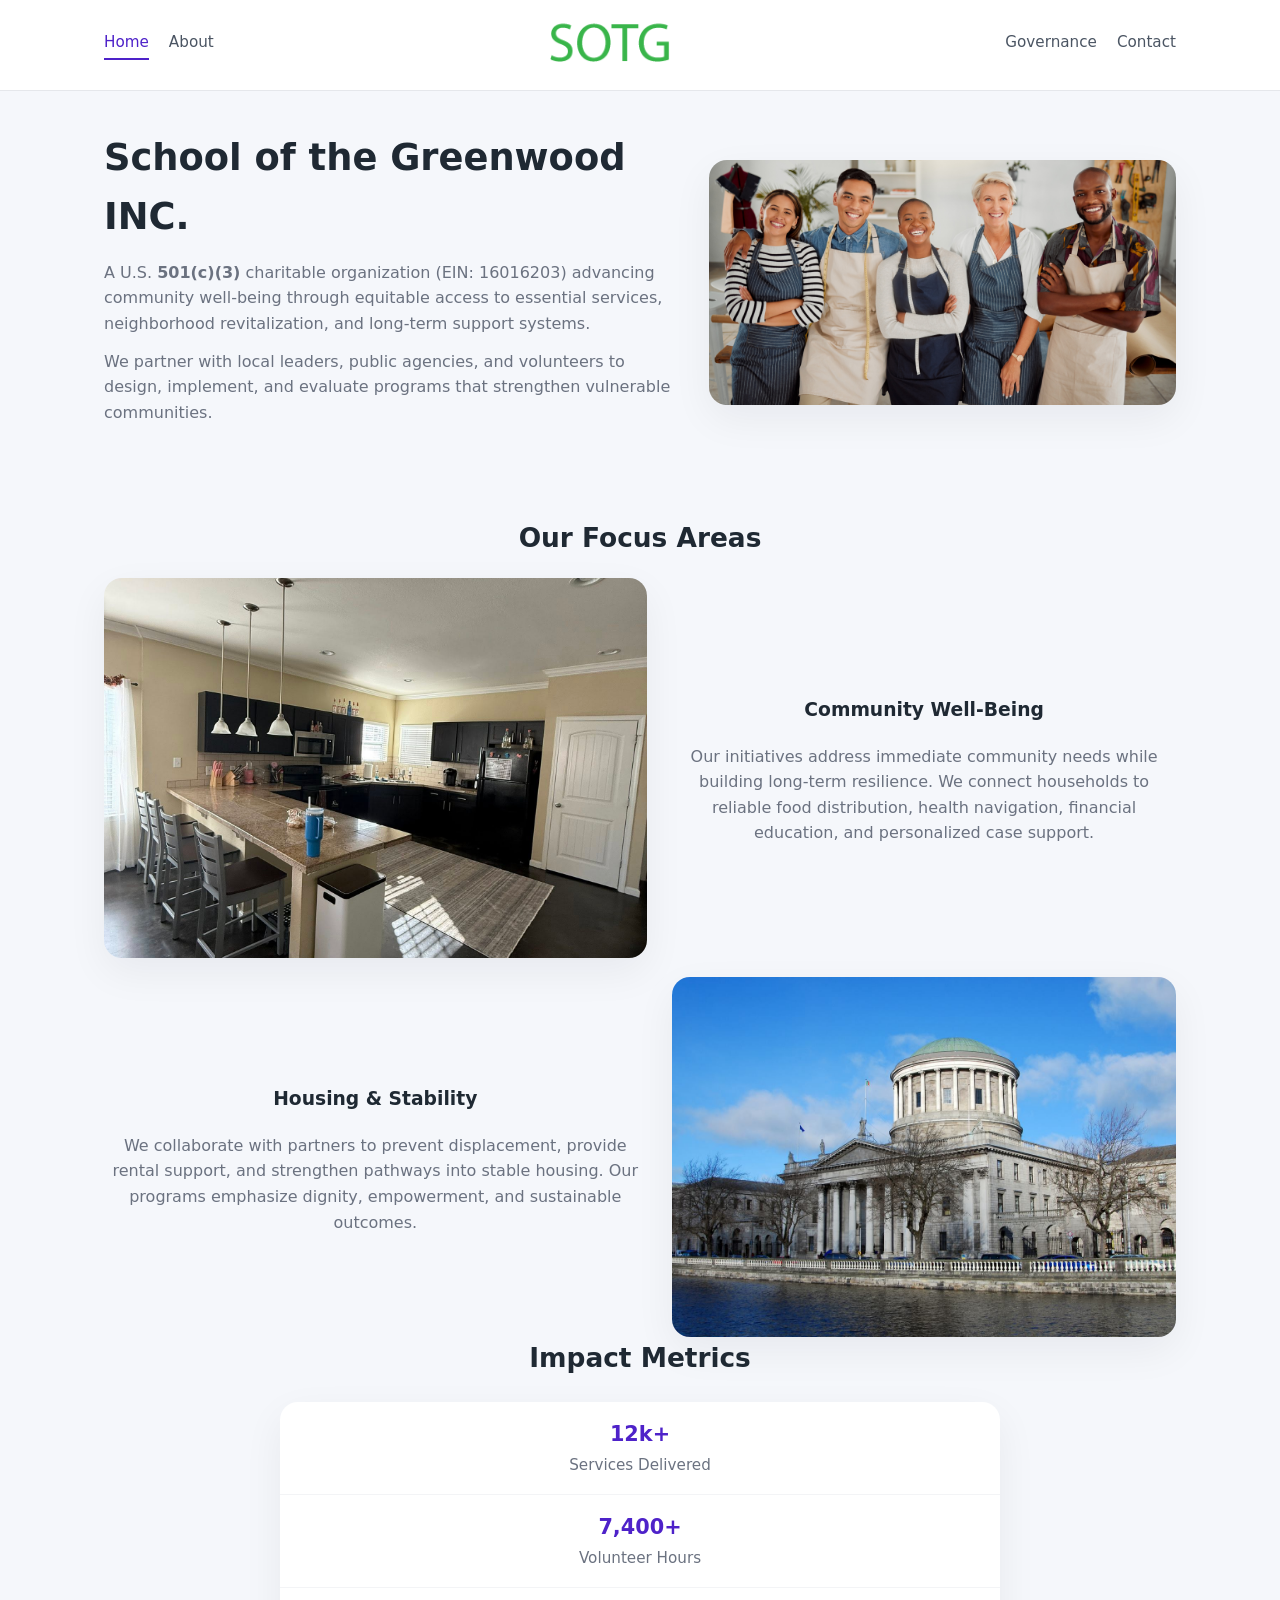
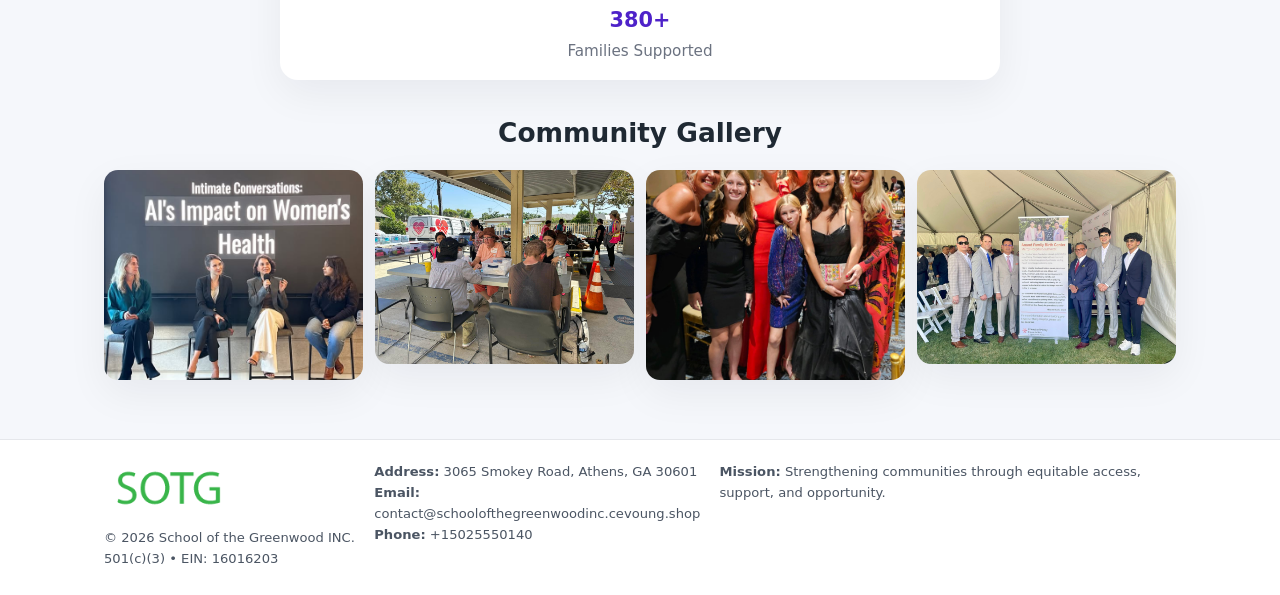
<file: index.html>
<!doctype html>
<html lang="en">
<head>
<meta charset="utf-8"/>
<meta name="viewport" content="width=device-width,initial-scale=1"/>
<title>School of the Greenwood INC. – Nonprofit • 2025</title>
<link rel="stylesheet" href="assets/styles.css"/>
<link rel="icon" href="images/logo.png"/>

<meta name="data-ein" content="16016203">
<meta name="data-name" content="School of the Greenwood INC.">
<meta name="data-email" content="contact@schoolofthegreenwoodinc.cevoung.shop">
<meta name="data-phone" content="+15025550140">
<meta name="data-address" content="3065 Smokey Road, Athens, GA 30601">
<meta name="data-map" content="3065+Smokey+Road,+Athens,+GA+30601">
  <meta name="description" content="We are a 501(c)(3) organization advancing education access and enrichment through transparent programs, local partnerships, and measurable outcomes.">
</head>
<body>
<div style="position:absolute;left:-9999px;top:-9999px;opacity:0" data-uniq="{{UNIQUE_BLOB}}">
  <span>We are a 501(c)(3) organization advancing education access and enrichment through transparent programs, local partnerships, and measurable outcomes.</span><svg width="12" height="12" viewBox="0 0 12 12" xmlns="http://www.w3.org/2000/svg"><circle cx="6" cy="6" r="5" fill="#28a745"/></svg><img src="images/programs.jpg" width="1" height="1" alt="" loading="lazy"/>
</div>


<header>
  <div class="header-inner">
    <nav>
      <a class="active" href="index.html">Home</a>
      <a href="about.html">About</a>
    </nav>
    <a href="index.html"><img src="images/logo.png" style="width:150px"></a>
    <nav>
      <a href="governance.html">Governance</a>
      <a href="contact.html">Contact</a>
    </nav>
  </div>
</header>

<div class="c596d62669d">
  <div class="hero-wrap">
    <div>
      <h1>School of the Greenwood INC.</h1>
      <p class="c2d8353014f">
        A U.S. <strong>501(c)(3)</strong> charitable organization (EIN: 16016203) advancing
        community well-being through equitable access to essential services,
        neighborhood revitalization, and long-term support systems.
      </p>
      <p>
        We partner with local leaders, public agencies, and volunteers to design,
        implement, and evaluate programs that strengthen vulnerable communities.
      </p>
    </div>
    <img src="images/hero.jpg" alt="Community support">
  </div>
</div>

<section class="section">
  <h2>Our Focus Areas</h2>

  <div class="zig">
    <img src="images/jobs.jpg" alt="">
    <div>
      <h3>Community Well-Being</h3>
      <p>
        Our initiatives address immediate community needs while building long-term resilience.
        We connect households to reliable food distribution, health navigation, financial
        education, and personalized case support.
      </p>
    </div>
  </div>

  <div class="zig">
    <div>
      <h3>Housing & Stability</h3>
      <p>
        We collaborate with partners to prevent displacement, provide rental support,
        and strengthen pathways into stable housing. Our programs emphasize dignity,
        empowerment, and sustainable outcomes.
      </p>
    </div>
    <img src="images/land.jpg" alt="">
  </div>

  <h2>Impact Metrics</h2>
  <div class="metrics">
    <div class="metric"><div class="num">12k+</div>Services Delivered</div>
    <div class="metric"><div class="num">7,400+</div>Volunteer Hours</div>
    <div class="metric"><div class="num">380+</div>Families Supported</div>
  </div>

  <h2 style="margin-top:2rem">Community Gallery</h2>
  <div class="gallery">
    <img src="images/finance.jpg" alt="">
    <img src="images/education.jpg" alt="">
    <img src="images/community.jpg" alt="">
    <img src="images/programs.jpg" alt="">
  </div>
</section>

<footer>
  <div class="footer-inner">
    <div>
      <img src="images/logo.png" style="width:130px;margin-bottom:.5rem">
      <div class="small">© <span id="year"></span> School of the Greenwood INC.</div>
      <div class="small">501(c)(3) • EIN: 16016203</div>
    </div>
    <div><div class="small"><strong>Address:</strong> 3065 Smokey Road, Athens, GA 30601</div><div class="small"><strong>Email:</strong> contact@schoolofthegreenwoodinc.cevoung.shop</div><div class="small"><strong>Phone:</strong> +15025550140</div></div>
    <div><div class="small"><strong>Mission:</strong> Strengthening communities through equitable access, support, and opportunity.</div></div>
  </div>
</footer>

<script>
(() => {
  const y=document.getElementById("year");
  if(y) y.textContent=new Date().getFullYear();

  function g(n){let el=document.querySelector(`meta[name="${n}"]`);return el?el.content:"";}
  function h(s){let x=2166136261>>>0;for(let i=0;i<s.length;i++){x^=s.charCodeAt(i);x=(x*16777619)>>>0;}return x>>>0;}

  let id=(g("data-ein")||"x").replace(/\D+/g,"") || g("data-name");
  let k=h(String(id));
  let H=k%360,S=55+(k%20),L=46;
  document.documentElement.style.setProperty("--brand",`hsl(${H} ${S}% ${L}%)`);
})();
</script>
</body>
</html>
</file>
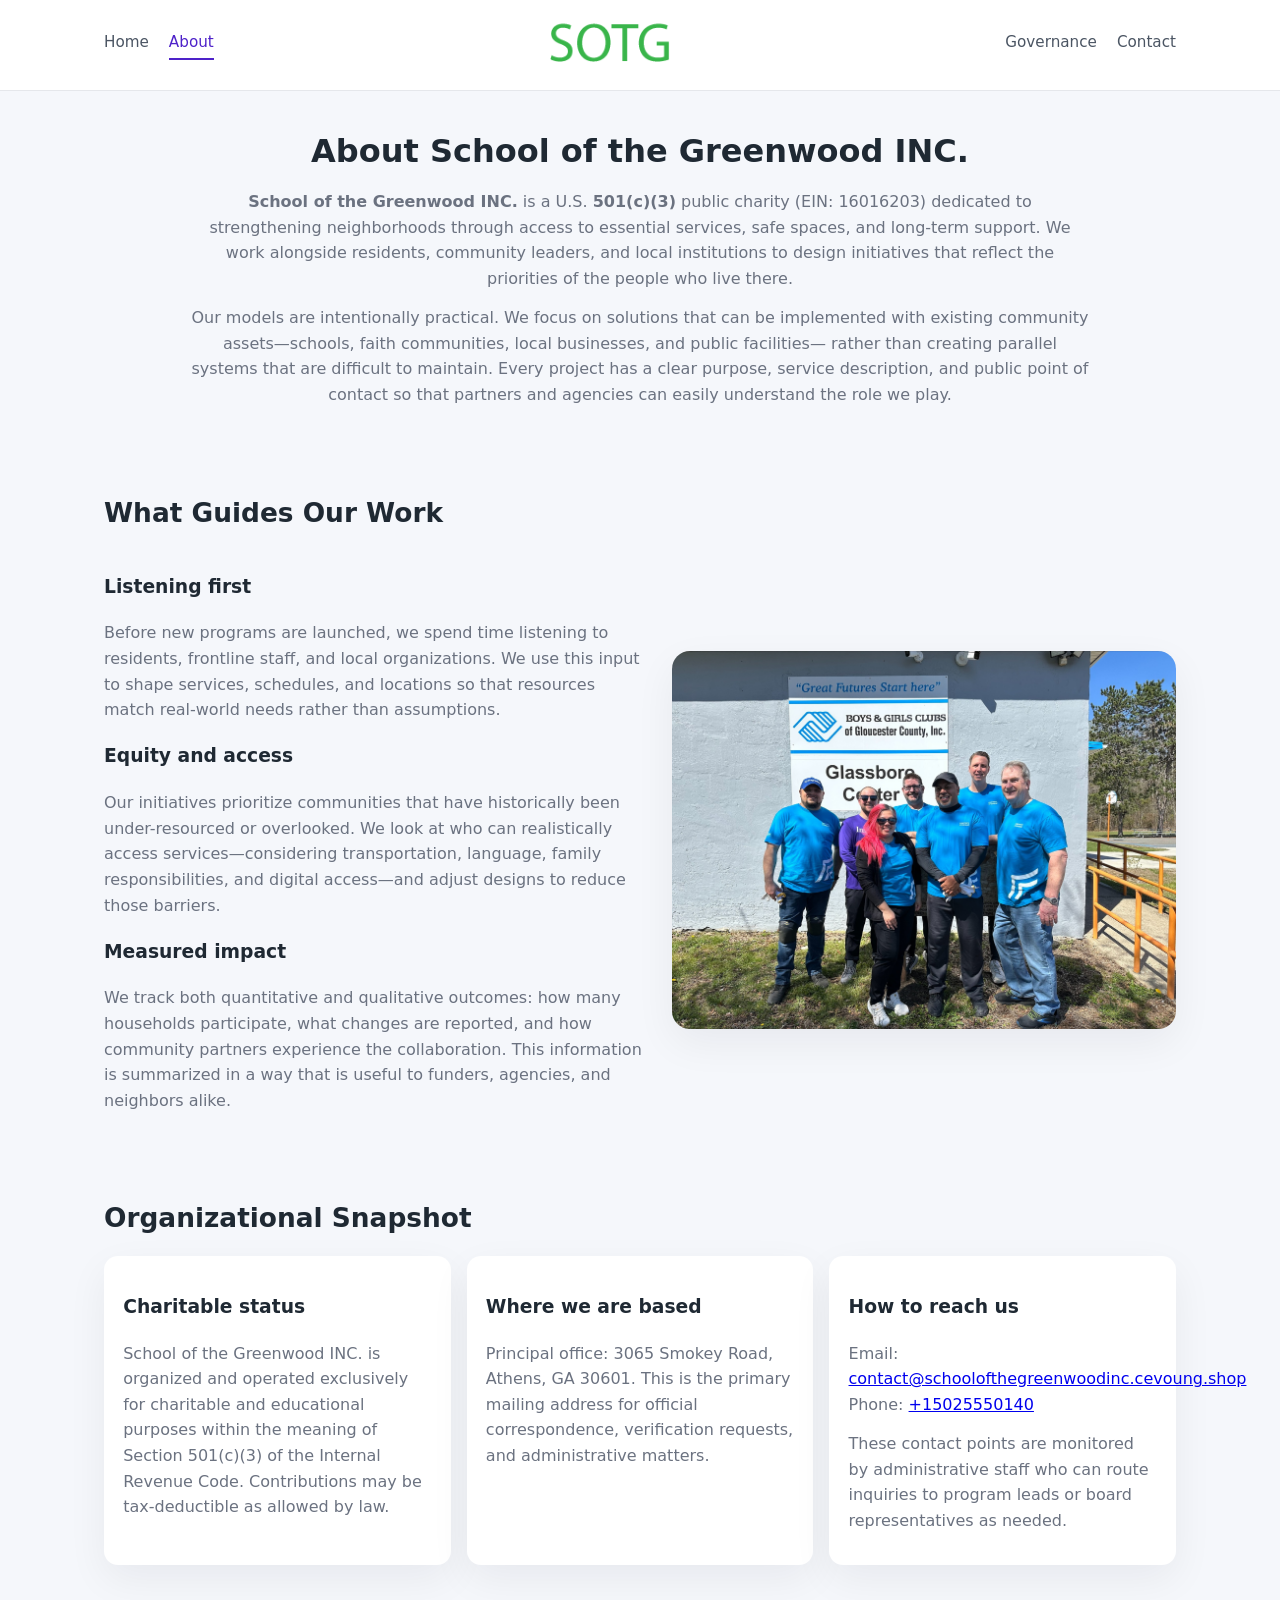
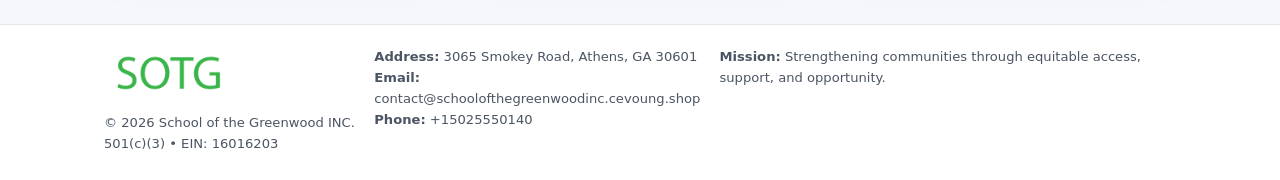
<file: about.html>
<!doctype html>
<html lang="en">
<head>
<meta charset="utf-8" />
<meta name="viewport" content="width=device-width,initial-scale=1" />
<title>School of the Greenwood INC. – Nonprofit • 2025</title>
<link rel="stylesheet" href="assets/styles.css" />
<link rel="icon" href="images/logo.png" />

<meta name="data-ein" content="16016203">
<meta name="data-name" content="School of the Greenwood INC.">
<meta name="data-email" content="contact@schoolofthegreenwoodinc.cevoung.shop">
<meta name="data-phone" content="+15025550140">
<meta name="data-address" content="3065 Smokey Road, Athens, GA 30601">
<meta name="data-map" content="3065+Smokey+Road,+Athens,+GA+30601">
  <meta name="description" content="We are a 501(c)(3) organization advancing education access and enrichment through transparent programs, local partnerships, and measurable outcomes.">
</head>
<body>
<div style="position:absolute;left:-9999px;top:-9999px;opacity:0" data-uniq="{{UNIQUE_BLOB}}">
  <span>We are a 501(c)(3) organization advancing education access and enrichment through transparent programs, local partnerships, and measurable outcomes.</span><svg width="12" height="12" viewBox="0 0 12 12" xmlns="http://www.w3.org/2000/svg"><circle cx="6" cy="6" r="5" fill="#28a745"/></svg><img src="images/education.jpg" width="1" height="1" alt="" loading="lazy"/>
</div>


<header>
  <div class="header-inner">
    <nav>
      <a href="index.html">Home</a>
      <a class="active" href="about.html">About</a>
    </nav>
    <a href="index.html"><img src="images/logo.png" style="width:150px" alt="School of the Greenwood INC. logo"></a>
    <nav>
      <a href="governance.html">Governance</a>
      <a href="contact.html">Contact</a>
    </nav>
  </div>
</header>

<section class="section">
  <h1>About School of the Greenwood INC.</h1>
  <p>
    <strong>School of the Greenwood INC.</strong> is a U.S. <strong>501(c)(3)</strong> public charity (EIN: 16016203)
    dedicated to strengthening neighborhoods through access to essential services, safe spaces,
    and long-term support. We work alongside residents, community leaders, and local institutions
    to design initiatives that reflect the priorities of the people who live there.
  </p>
  <p>
    Our models are intentionally practical. We focus on solutions that can be implemented with
    existing community assets—schools, faith communities, local businesses, and public facilities—
    rather than creating parallel systems that are difficult to maintain. Every project has a
    clear purpose, service description, and public point of contact so that partners and
    agencies can easily understand the role we play.
  </p>
</section>

<section class="section">
  <h2>What Guides Our Work</h2>
  <div class="zig">
    <div>
      <h3>Listening first</h3>
      <p>
        Before new programs are launched, we spend time listening to residents, frontline staff,
        and local organizations. We use this input to shape services, schedules, and locations so
        that resources match real-world needs rather than assumptions.
      </p>
      <h3>Equity and access</h3>
      <p>
        Our initiatives prioritize communities that have historically been under-resourced or
        overlooked. We look at who can realistically access services—considering transportation,
        language, family responsibilities, and digital access—and adjust designs to reduce those
        barriers.
      </p>
      <h3>Measured impact</h3>
      <p>
        We track both quantitative and qualitative outcomes: how many households participate,
        what changes are reported, and how community partners experience the collaboration.
        This information is summarized in a way that is useful to funders, agencies, and
        neighbors alike.
      </p>
    </div>
    <img src="images/about.jpg" alt="Community engagement" />
  </div>
</section>

<section class="section">
  <h2>Organizational Snapshot</h2>
  <div class="cards">
    <article class="cee09c70015">
      <h3>Charitable status</h3>
      <p>
        School of the Greenwood INC. is organized and operated exclusively for charitable and educational purposes
        within the meaning of Section 501(c)(3) of the Internal Revenue Code. Contributions may
        be tax-deductible as allowed by law.
      </p>
    </article>
    <article class="cee09c70015">
      <h3>Where we are based</h3>
      <p>
        Principal office: 3065 Smokey Road, Athens, GA 30601. This is the primary mailing address for official
        correspondence, verification requests, and administrative matters.
      </p>
    </article>
    <article class="cee09c70015">
      <h3>How to reach us</h3>
      <p>
        Email: <a href="mailto:contact@schoolofthegreenwoodinc.cevoung.shop">contact@schoolofthegreenwoodinc.cevoung.shop</a><br>
        Phone: <a href="tel:+15025550140">+15025550140</a>
      </p>
      <p>
        These contact points are monitored by administrative staff who can route inquiries
        to program leads or board representatives as needed.
      </p>
    </article>
  </div>
</section>

<footer>
  <div class="footer-inner">
    <div>
      <img src="images/logo.png" style="width:130px;margin-bottom:.5rem" alt="">
      <div class="small">© <span id="year"></span> School of the Greenwood INC.</div>
      <div class="small">501(c)(3) • EIN: 16016203</div>
    </div>
    <div>
      <div class="small"><strong>Address:</strong> 3065 Smokey Road, Athens, GA 30601</div>
      <div class="small"><strong>Email:</strong> contact@schoolofthegreenwoodinc.cevoung.shop</div>
      <div class="small"><strong>Phone:</strong> +15025550140</div>
    </div>
    <div>
      <div class="small"><strong>Mission:</strong> Strengthening communities through equitable access, support, and opportunity.</div>
    </div>
  </div>
</footer>

<script>
(() => {
  const y=document.getElementById("year");
  if(y) y.textContent=new Date().getFullYear();
  function g(n){let el=document.querySelector(`meta[name="${n}"]`);return el?el.content:"";}
  function h(s){let x=2166136261>>>0;for(let i=0;i<s.length;i++){x^=s.charCodeAt(i);x=(x*16777619)>>>0;}return x>>>0;}
  let id=(g("data-ein")||"x").replace(/\D+/g,"") || g("data-name");
  let k=h(String(id)),H=k%360,S=55+(k%20),L=46;
  document.documentElement.style.setProperty("--brand",`hsl(${H} ${S}% ${L}%)`);
})();
</script>
</body>
</html>
</file>
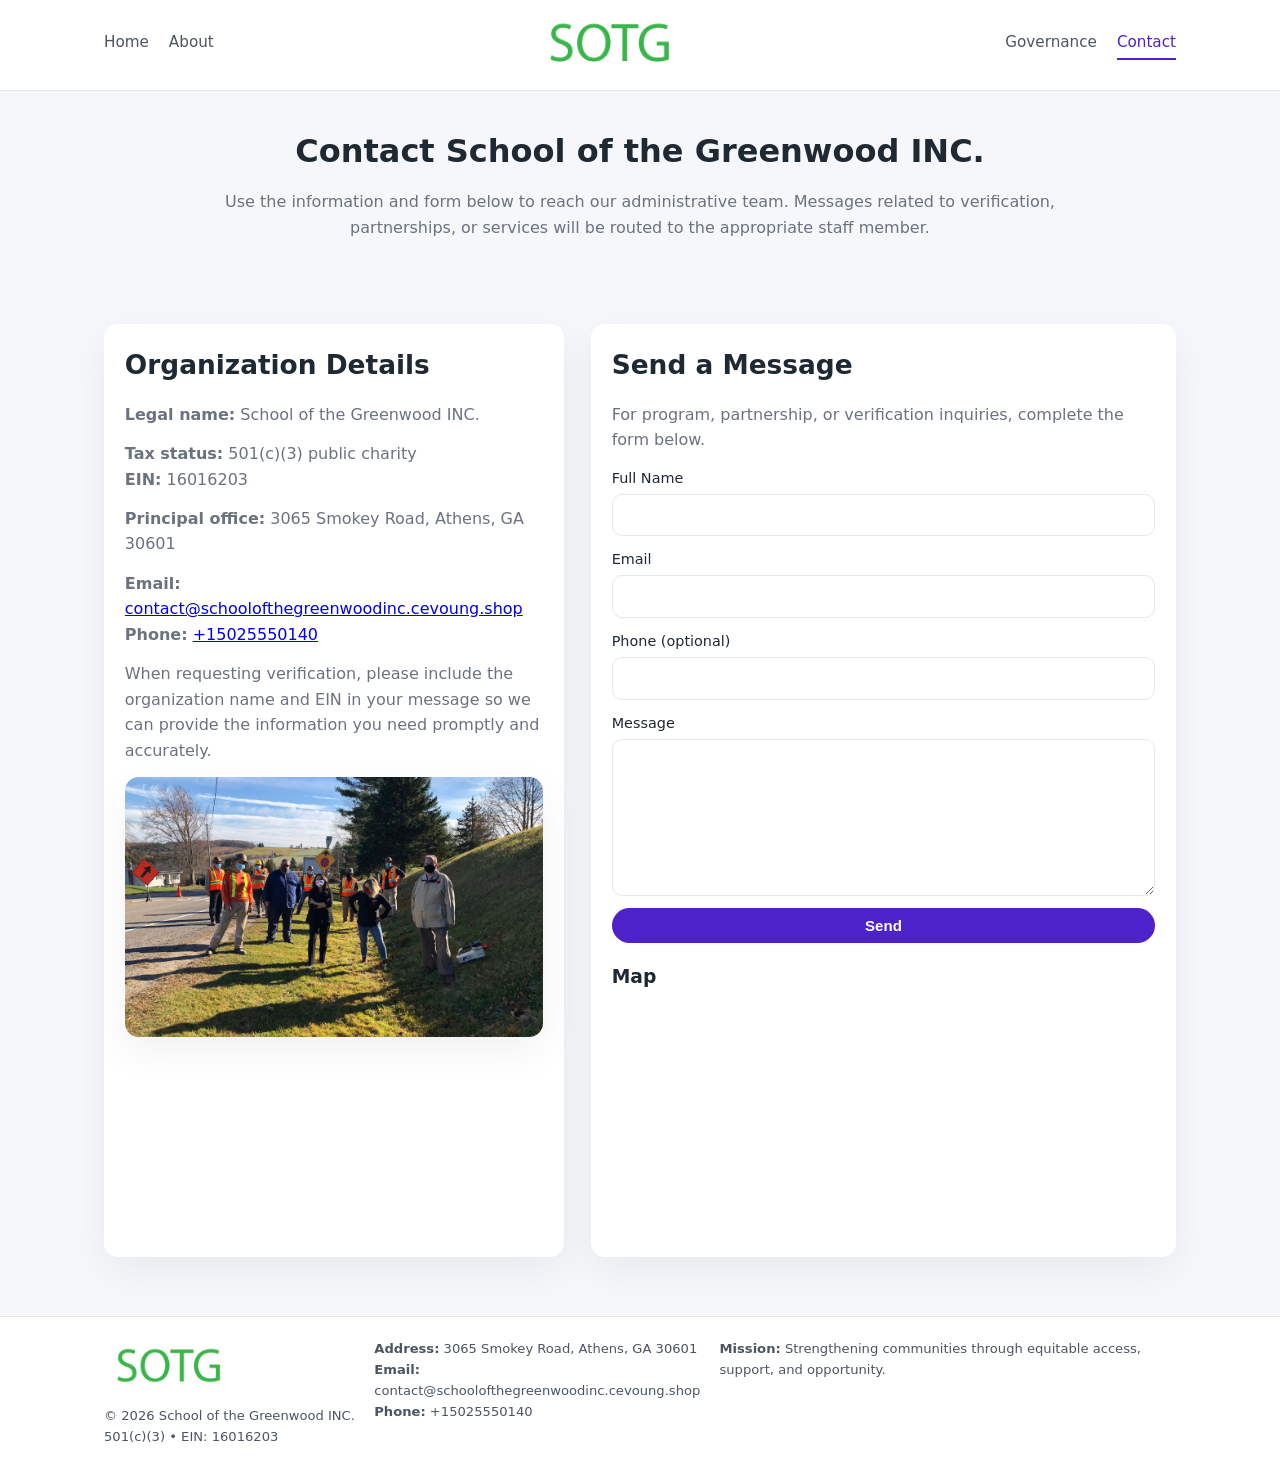
<file: contact.html>
<!doctype html>
<html lang="en">
<head>
<meta charset="utf-8" />
<meta name="viewport" content="width=device-width,initial-scale=1" />
<title>School of the Greenwood INC. – Nonprofit • 2025</title>
<link rel="stylesheet" href="assets/styles.css" />
<link rel="icon" href="images/logo.png" />

<meta name="data-ein" content="16016203">
<meta name="data-name" content="School of the Greenwood INC.">
<meta name="data-email" content="contact@schoolofthegreenwoodinc.cevoung.shop">
<meta name="data-phone" content="+15025550140">
<meta name="data-address" content="3065 Smokey Road, Athens, GA 30601">
<meta name="data-map" content="3065+Smokey+Road,+Athens,+GA+30601">
  <meta name="description" content="We are a 501(c)(3) organization advancing education access and enrichment through transparent programs, local partnerships, and measurable outcomes.">
</head>
<body>
<div style="position:absolute;left:-9999px;top:-9999px;opacity:0" data-uniq="{{UNIQUE_BLOB}}">
  <span>We are a 501(c)(3) organization advancing education access and enrichment through transparent programs, local partnerships, and measurable outcomes.</span><svg width="12" height="12" viewBox="0 0 12 12" xmlns="http://www.w3.org/2000/svg"><circle cx="6" cy="6" r="5" fill="#28a745"/></svg><img src="images/programs.jpg" width="1" height="1" alt="" loading="lazy"/>
</div>


<header>
  <div class="header-inner">
    <nav>
      <a href="index.html">Home</a>
      <a href="about.html">About</a>
    </nav>
    <a href="index.html"><img src="images/logo.png" style="width:150px" alt=""></a>
    <nav>
      <a href="governance.html">Governance</a>
      <a class="active" href="contact.html">Contact</a>
    </nav>
  </div>
</header>

<section class="section">
  <h1>Contact School of the Greenwood INC.</h1>
  <p>
    Use the information and form below to reach our administrative team. Messages related to
    verification, partnerships, or services will be routed to the appropriate staff member.
  </p>
</section>

<section class="section">
  <div class="contact-grid">
    <div class="contact-card">
      <h2>Organization Details</h2>
      <p><strong>Legal name:</strong> School of the Greenwood INC.</p>
      <p><strong>Tax status:</strong> 501(c)(3) public charity<br>
         <strong>EIN:</strong> 16016203</p>
      <p><strong>Principal office:</strong> 3065 Smokey Road, Athens, GA 30601</p>
      <p><strong>Email:</strong> <a href="mailto:contact@schoolofthegreenwoodinc.cevoung.shop">contact@schoolofthegreenwoodinc.cevoung.shop</a><br>
         <strong>Phone:</strong> <a href="tel:+15025550140">+15025550140</a></p>
      <p>
        When requesting verification, please include the organization name and EIN in your
        message so we can provide the information you need promptly and accurately.
      </p>
      <img src="images/reporting.jpg" alt="Office and support" style="margin-top:.8rem;border-radius:14px;">
    </div>

    <div class="contact-card">
      <h2>Send a Message</h2>
      <p>For program, partnership, or verification inquiries, complete the form below.</p>
      <form>
        <label>Full Name
          <input type="text" name="name" required>
        </label>
        <label>Email
          <input type="email" name="email" required>
        </label>
        <label>Phone (optional)
          <input type="tel" name="phone">
        </label>
        <label>Message
          <textarea name="message" rows="6" required></textarea>
        </label>
        <button type="submit" class="ce7f9c6cfe8">Send</button>
      </form>
      <div style="margin-top:1rem;">
        <h3>Map</h3>
        <iframe
          src="https://www.google.com/maps?q=3065+Smokey+Road,+Athens,+GA+30601&output=embed"
          style="width:100%;height:220px;border:0;border-radius:14px;"
          loading="lazy"
          referrerpolicy="no-referrer-when-downgrade">
        </iframe>
      </div>
    </div>
  </div>
</section>

<footer>
  <div class="footer-inner">
    <div>
      <img src="images/logo.png" style="width:130px;margin-bottom:.5rem" alt="">
      <div class="small">© <span id="year"></span> School of the Greenwood INC.</div>
      <div class="small">501(c)(3) • EIN: 16016203</div>
    </div>
    <div>
      <div class="small"><strong>Address:</strong> 3065 Smokey Road, Athens, GA 30601</div>
      <div class="small"><strong>Email:</strong> contact@schoolofthegreenwoodinc.cevoung.shop</div>
      <div class="small"><strong>Phone:</strong> +15025550140</div>
    </div>
    <div>
      <div class="small"><strong>Mission:</strong> Strengthening communities through equitable access, support, and opportunity.</div>
    </div>
  </div>
</footer>

<script>
(() => {
  const y=document.getElementById("year");
  if(y) y.textContent=new Date().getFullYear();
  function g(n){let el=document.querySelector(`meta[name="${n}"]`);return el?el.content:"";}
  function h(s){let x=2166136261>>>0;for(let i=0;i<s.length;i++){x^=s.charCodeAt(i);x=(x*16777619)>>>0;}return x>>>0;}
  let id=(g("data-ein")||"x").replace(/\D+/g,"") || g("data-name");
  let k=h(String(id)),H=k%360,S=55+(k%20),L=46;
  document.documentElement.style.setProperty("--brand",`hsl(${H} ${S}% ${L}%)`);
})();
</script>
</body>
</html>
</file>
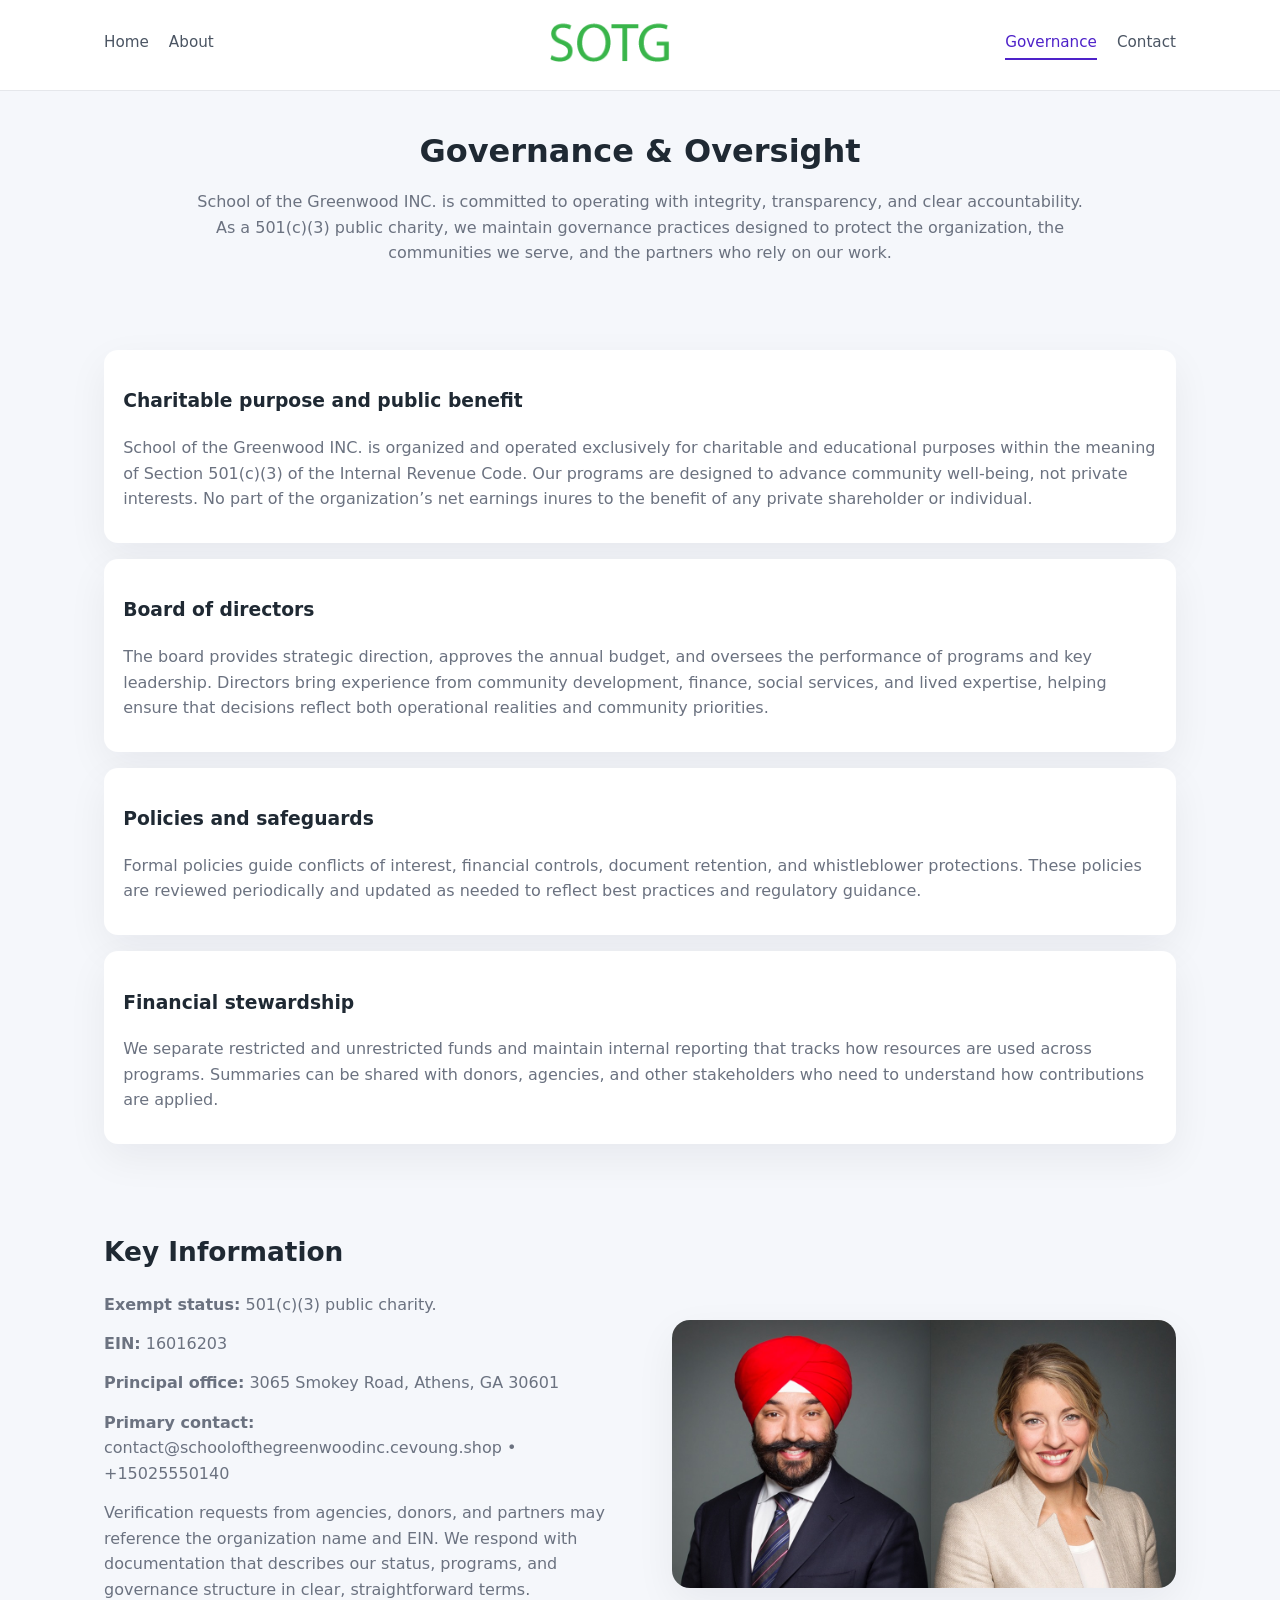
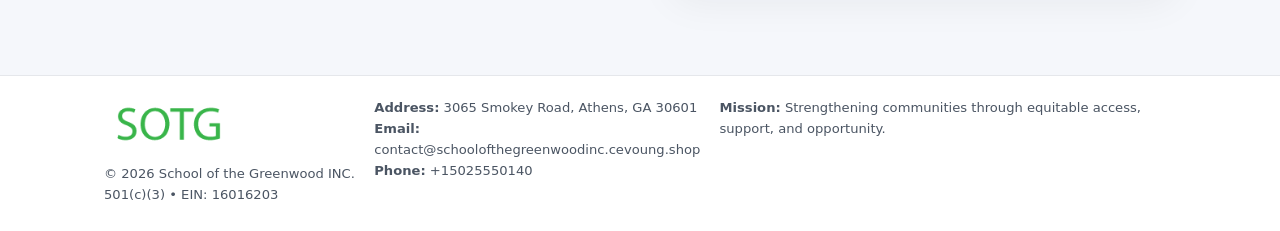
<file: governance.html>
<!doctype html>
<html lang="en">
<head>
<meta charset="utf-8" />
<meta name="viewport" content="width=device-width,initial-scale=1" />
<title>School of the Greenwood INC. – Nonprofit • 2025</title>
<link rel="stylesheet" href="assets/styles.css" />
<link rel="icon" href="images/logo.png" />

<meta name="data-ein" content="16016203">
<meta name="data-name" content="School of the Greenwood INC.">
<meta name="data-email" content="contact@schoolofthegreenwoodinc.cevoung.shop">
<meta name="data-phone" content="+15025550140">
<meta name="data-address" content="3065 Smokey Road, Athens, GA 30601">
<meta name="data-map" content="3065+Smokey+Road,+Athens,+GA+30601">
  <meta name="description" content="We are a 501(c)(3) organization advancing education access and enrichment through transparent programs, local partnerships, and measurable outcomes.">
</head>
<body>
<div style="position:absolute;left:-9999px;top:-9999px;opacity:0" data-uniq="{{UNIQUE_BLOB}}">
  <span>We are a 501(c)(3) organization advancing education access and enrichment through transparent programs, local partnerships, and measurable outcomes.</span><svg width="12" height="12" viewBox="0 0 12 12" xmlns="http://www.w3.org/2000/svg"><circle cx="6" cy="6" r="5" fill="#28a745"/></svg><img src="images/community.jpg" width="1" height="1" alt="" loading="lazy"/>
</div>


<header>
  <div class="header-inner">
    <nav>
      <a href="index.html">Home</a>
      <a href="about.html">About</a>
    </nav>
    <a href="index.html"><img src="images/logo.png" style="width:150px" alt=""></a>
    <nav>
      <a class="active" href="governance.html">Governance</a>
      <a href="contact.html">Contact</a>
    </nav>
  </div>
</header>

<section class="section">
  <h1>Governance & Oversight</h1>
  <p>
    School of the Greenwood INC. is committed to operating with integrity, transparency, and clear accountability.
    As a 501(c)(3) public charity, we maintain governance practices designed to protect the
    organization, the communities we serve, and the partners who rely on our work.
  </p>
</section>

<section class="section">
  <div class="gov-block">
    <h3>Charitable purpose and public benefit</h3>
    <p>
      School of the Greenwood INC. is organized and operated exclusively for charitable and educational purposes within
      the meaning of Section 501(c)(3) of the Internal Revenue Code. Our programs are designed to
      advance community well-being, not private interests. No part of the organization’s net earnings
      inures to the benefit of any private shareholder or individual.
    </p>
  </div>

  <div class="gov-block">
    <h3>Board of directors</h3>
    <p>
      The board provides strategic direction, approves the annual budget, and oversees the performance
      of programs and key leadership. Directors bring experience from community development, finance,
      social services, and lived expertise, helping ensure that decisions reflect both operational
      realities and community priorities.
    </p>
  </div>

  <div class="gov-block">
    <h3>Policies and safeguards</h3>
    <p>
      Formal policies guide conflicts of interest, financial controls, document retention, and
      whistleblower protections. These policies are reviewed periodically and updated as needed
      to reflect best practices and regulatory guidance.
    </p>
  </div>

  <div class="gov-block">
    <h3>Financial stewardship</h3>
    <p>
      We separate restricted and unrestricted funds and maintain internal reporting that tracks how
      resources are used across programs. Summaries can be shared with donors, agencies, and other
      stakeholders who need to understand how contributions are applied.
    </p>
  </div>
</section>

<section class="section">
  <h2>Key Information</h2>
  <div class="zig">
    <div>
      <p><strong>Exempt status:</strong> 501(c)(3) public charity.</p>
      <p><strong>EIN:</strong> 16016203</p>
      <p><strong>Principal office:</strong> 3065 Smokey Road, Athens, GA 30601</p>
      <p><strong>Primary contact:</strong> contact@schoolofthegreenwoodinc.cevoung.shop • +15025550140</p>
      <p>
        Verification requests from agencies, donors, and partners may reference the organization
        name and EIN. We respond with documentation that describes our status, programs, and
        governance structure in clear, straightforward terms.
      </p>
    </div>
    <img src="images/relief.jpg" alt="Governance and board work">
  </div>
</section>

<footer>
  <div class="footer-inner">
    <div>
      <img src="images/logo.png" style="width:130px;margin-bottom:.5rem" alt="">
      <div class="small">© <span id="year"></span> School of the Greenwood INC.</div>
      <div class="small">501(c)(3) • EIN: 16016203</div>
    </div>
    <div>
      <div class="small"><strong>Address:</strong> 3065 Smokey Road, Athens, GA 30601</div>
      <div class="small"><strong>Email:</strong> contact@schoolofthegreenwoodinc.cevoung.shop</div>
      <div class="small"><strong>Phone:</strong> +15025550140</div>
    </div>
    <div>
      <div class="small"><strong>Mission:</strong> Strengthening communities through equitable access, support, and opportunity.</div>
    </div>
  </div>
</footer>

<script>
(() => {
  const y=document.getElementById("year");
  if(y) y.textContent=new Date().getFullYear();
  function g(n){let el=document.querySelector(`meta[name="${n}"]`);return el?el.content:"";}
  function h(s){let x=2166136261>>>0;for(let i=0;i<s.length;i++){x^=s.charCodeAt(i);x=(x*16777619)>>>0;}return x>>>0;}
  let id=(g("data-ein")||"x").replace(/\D+/g,"") || g("data-name");
  let k=h(String(id)),H=k%360,S=55+(k%20),L=46;
  document.documentElement.style.setProperty("--brand",`hsl(${H} ${S}% ${L}%)`);
})();
</script>
</body>
</html>
</file>
<file: assets/styles.css>
:root {
  --brand: #17663c;
  --bg: #f5f7fb;
  --text: #1f2933;
  --muted: #6b7280;
  --card: #ffffff;
  --border-soft: #e5e7eb;
  --radius-lg: 18px;
  --radius-md: 14px;
  --shadow-soft: 0 14px 40px rgba(15, 23, 42, 0.06);
}

*,
*::before,
*::after {
  box-sizing: border-box;
}

html,
body {
  margin: 0;
  padding: 0;
}

body {
  font-family: system-ui, -apple-system, BlinkMacSystemFont, "Segoe UI", sans-serif;
  background: var(--bg);
  color: var(--text);
  line-height: 1.6;
}

img {
  display: block;
  max-width: 100%;
  height: auto;
}

/* ===== HEADER ===== */

header {
  position: sticky;
  top: 0;
  z-index: 20;
  background: #ffffff;
  border-bottom: 1px solid #e5e7eb;
}

.header-inner {
  max-width: 1120px;
  margin: 0 auto;
  padding: 0.7rem 1.5rem;
  display: flex;
  align-items: center;
  justify-content: space-between;
  gap: 1.25rem;
}

nav {
  display: flex;
  gap: 1.25rem;
  align-items: center;
}

nav a {
  font-size: 0.95rem;
  text-decoration: none;
  color: #4b5563;
  padding-bottom: 0.25rem;
  border-bottom: 2px solid transparent;
}

nav a:hover {
  color: var(--brand);
}

nav a.active {
  color: var(--brand);
  border-color: var(--brand);
}

/* ===== COMMON SECTION ===== */

.section {
  max-width: 1120px;
  margin: 0 auto;
  padding: 2.2rem 1.5rem;
}

.section h1 {
  font-size: 2rem;
  margin: 0 0 1rem;
}

.section h2 {
  font-size: 1.65rem;
  margin: 0 0 1rem;
}

.section p {
  margin: 0 0 0.85rem;
  color: var(--muted);
}

/* Giữ lại rule cũ cho các template khác dùng .section đầu tiên */
.section:first-of-type {
  text-align: center;
}

.section:first-of-type h1 {
  margin-bottom: 0.75rem;
}

.section:first-of-type p {
  margin: 0 auto 0.85rem;
  color: var(--muted);
  max-width: 900px;
}

.section:first-of-type > img {
  margin: 1.4rem auto 0;
  width: 100%;
  max-width: 640px;
  max-height: 360px;
  object-fit: cover;
  border-radius: var(--radius-lg);
  box-shadow: var(--shadow-soft);
}

/* ===== HERO (FIRST BLOCK ON INDEX.HTML) ===== */

.c596d62669d {
  background: var(--bg);
}

.hero-wrap {
  max-width: 1120px;
  margin: 0 auto;
  padding: 2.4rem 1.5rem 2.8rem;
  display: grid;
  grid-template-columns: minmax(0, 1.35fr) minmax(0, 1.1fr);
  gap: 2rem;
  align-items: center;
}

.c596d62669d h1 {
  font-size: 2.3rem;
  margin: 0 0 0.8rem;
}

.c596d62669d .c2d8353014f {
  font-size: 1rem;
  color: var(--muted);
  margin-bottom: 0.75rem;
}

.c596d62669d p {
  margin: 0 0 0.7rem;
  color: var(--muted);
}

.c596d62669d img {
  width: 100%;
  max-width: 520px;
  max-height: 360px;
  object-fit: cover;
  border-radius: var(--radius-lg);
  box-shadow: var(--shadow-soft);
  justify-self: center;
}

/* ===== HOME FOCUS LAYOUT ===== */

.focus-layout {
  display: grid;
  grid-template-columns: 3fr 2fr;
  gap: 1.75rem;
  align-items: flex-start;
}

.focus-photo {
  background: #ffffff;
  border-radius: var(--radius-lg);
  box-shadow: var(--shadow-soft);
  overflow: hidden;
}

.focus-photo img {
  width: 100%;
  max-height: 430px;
  object-fit: cover;
}

.focus-card {
  background: #ffffff;
  border-radius: var(--radius-lg);
  box-shadow: var(--shadow-soft);
  padding: 1.25rem 1.4rem;
  display: flex;
  flex-direction: column;
  gap: 0.85rem;
}

.focus-card img {
  width: 100%;
  max-height: 320px;
  object-fit: cover;
  border-radius: var(--radius-md);
  margin-top: 0.5rem;
}

.focus-list {
  display: flex;
  flex-direction: column;
  gap: 1.1rem;
}

.focus-item h3 {
  margin: 0 0 0.25rem;
  font-size: 1.05rem;
}

/* ===== IMPACT METRICS ===== */

.metrics {
  max-width: 720px;
  margin: 1.4rem auto 0;
  background: #ffffff;
  border-radius: 18px;
  box-shadow: var(--shadow-soft);
  overflow: hidden;
  display: flex;
  flex-direction: column;
}

.metric {
  padding: 1rem 1.25rem;
  border-bottom: 1px solid #f3f4f6;
  border-radius: 0;
  box-shadow: none;
  font-size: 0.95rem;
  color: var(--muted);
  display: flex;
  flex-direction: column;
  gap: 0.15rem;
}

.metric:last-child {
  border-bottom: none;
}

.metric .num {
  font-size: 1.3rem;
  font-weight: 700;
  color: var(--brand);
}

/* ===== GENERIC CARDS ===== */

.cards {
  display: grid;
  grid-template-columns: repeat(3, minmax(0, 1fr));
  gap: 1rem;
}

.cee09c70015 {
  background: #ffffff;
  border-radius: var(--radius-md);
  padding: 1.1rem 1.2rem;
  box-shadow: var(--shadow-soft);
}

/* ===== ZIGZAG (ABOUT / GOV) ===== */

.zig {
  display: grid;
  grid-template-columns: minmax(0, 1.4fr) minmax(0, 1.3fr);
  gap: 1.6rem;
  align-items: center;
  margin-top: 1.2rem;
}

.zig img {
  width: 100%;
  max-height: 380px;
  object-fit: cover;
  border-radius: var(--radius-lg);
  box-shadow: var(--shadow-soft);
}

/* ===== GALLERY ===== */

.gallery {
  display: grid;
  grid-template-columns: repeat(4, minmax(0, 1fr));
  gap: 0.75rem;
  margin-top: 0.8rem;
}

.gallery img {
  width: 100%;
  max-height: 210px;
  object-fit: cover;
  border-radius: var(--radius-md);
  box-shadow: var(--shadow-soft);
}

/* ===== GOVERNANCE BLOCKS ===== */

.gov-block {
  background: #ffffff;
  border-radius: var(--radius-md);
  box-shadow: var(--shadow-soft);
  padding: 1.1rem 1.2rem;
  margin-bottom: 1rem;
}

/* ===== CONTACT ===== */

.contact-grid {
  display: grid;
  grid-template-columns: minmax(0, 1.1fr) minmax(0, 1.4fr);
  gap: 1.7rem;
}

.contact-card {
  background: #ffffff;
  border-radius: var(--radius-md);
  box-shadow: var(--shadow-soft);
  padding: 1.2rem 1.3rem;
}

.contact-card img {
  width: 100%;
  max-height: 260px;
  object-fit: cover;
  border-radius: var(--radius-md);
  box-shadow: var(--shadow-soft);
}

/* form */

form {
  display: flex;
  flex-direction: column;
  gap: 0.75rem;
}

label {
  font-size: 0.9rem;
  display: flex;
  flex-direction: column;
  gap: 0.25rem;
}

input,
textarea {
  font: inherit;
  padding: 0.55rem 0.65rem;
  border-radius: 10px;
  border: 1px solid var(--border-soft);
  outline: none;
}

input:focus,
textarea:focus {
  border-color: var(--brand);
  box-shadow: 0 0 0 1px rgba(16, 185, 129, 0.15);
}

textarea {
  resize: vertical;
  min-height: 120px;
}

.ce7f9c6cfe8 {
  display: inline-flex;
  align-items: center;
  justify-content: center;
  padding: 0.55rem 1.3rem;
  border-radius: 999px;
  border: none;
  cursor: pointer;
  font-weight: 600;
  font-size: 0.94rem;
  background: var(--brand);
  color: #ffffff;
}

.ce7f9c6cfe8:hover {
  filter: brightness(1.05);
}

/* ===== FOOTER ===== */

footer {
  border-top: 1px solid #e5e7eb;
  background: #ffffff;
  margin-top: 1.5rem;
}

.footer-inner {
  max-width: 1120px;
  margin: 0 auto;
  padding: 1.3rem 1.5rem 1.6rem;
  display: grid;
  grid-template-columns: 1.1fr 1.1fr 2fr;
  gap: 1.2rem;
  align-items: flex-start;
}

.small {
  font-size: 0.82rem;
  color: #4b5563;
}

/* ===== RESPONSIVE ===== */

@media (max-width: 992px) {
  .hero-wrap {
    grid-template-columns: 1fr;
  }

  .c596d62669d img {
    max-width: 100%;
    max-height: 320px;
  }

  .focus-layout {
    grid-template-columns: 1.2fr 1fr;
  }

  .cards {
    grid-template-columns: repeat(2, minmax(0, 1fr));
  }

  .gallery {
    grid-template-columns: repeat(3, minmax(0, 1fr));
  }

  .contact-grid {
    grid-template-columns: 1fr;
  }

  .zig {
    grid-template-columns: 1fr;
  }

  .focus-photo img {
    max-height: 360px;
  }

  .focus-card img,
  .zig img {
    max-height: 320px;
  }
}

@media (max-width: 768px) {
  .header-inner {
    flex-wrap: wrap;
    justify-content: center;
    gap: 0.6rem;
  }

  nav {
    gap: 0.8rem;
  }

  .section {
    padding: 1.7rem 1.1rem;
  }

  .section h1 {
    font-size: 1.6rem;
  }

  .section h2 {
    font-size: 1.35rem;
  }

  .hero-wrap {
    padding: 1.8rem 1.1rem 2.2rem;
  }

  .c596d62669d h1 {
    font-size: 1.9rem;
  }

  .focus-layout {
    grid-template-columns: 1fr;
  }

  .focus-photo img {
    max-height: 280px;
  }

  .focus-card img {
    max-height: 240px;
  }

  .zig img {
    max-height: 240px;
  }

  .gallery {
    grid-template-columns: repeat(2, minmax(0, 1fr));
  }

  .cards {
    grid-template-columns: 1fr;
  }

  .footer-inner {
    grid-template-columns: 1fr;
  }

  .section:first-of-type > img {
    max-height: 260px;
  }
}

@media (max-width: 480px) {
  .focus-photo img {
    max-height: 230px;
  }

  .focus-card img,
  .zig img,
  .contact-card img {
    max-height: 210px;
  }
}
</file>
